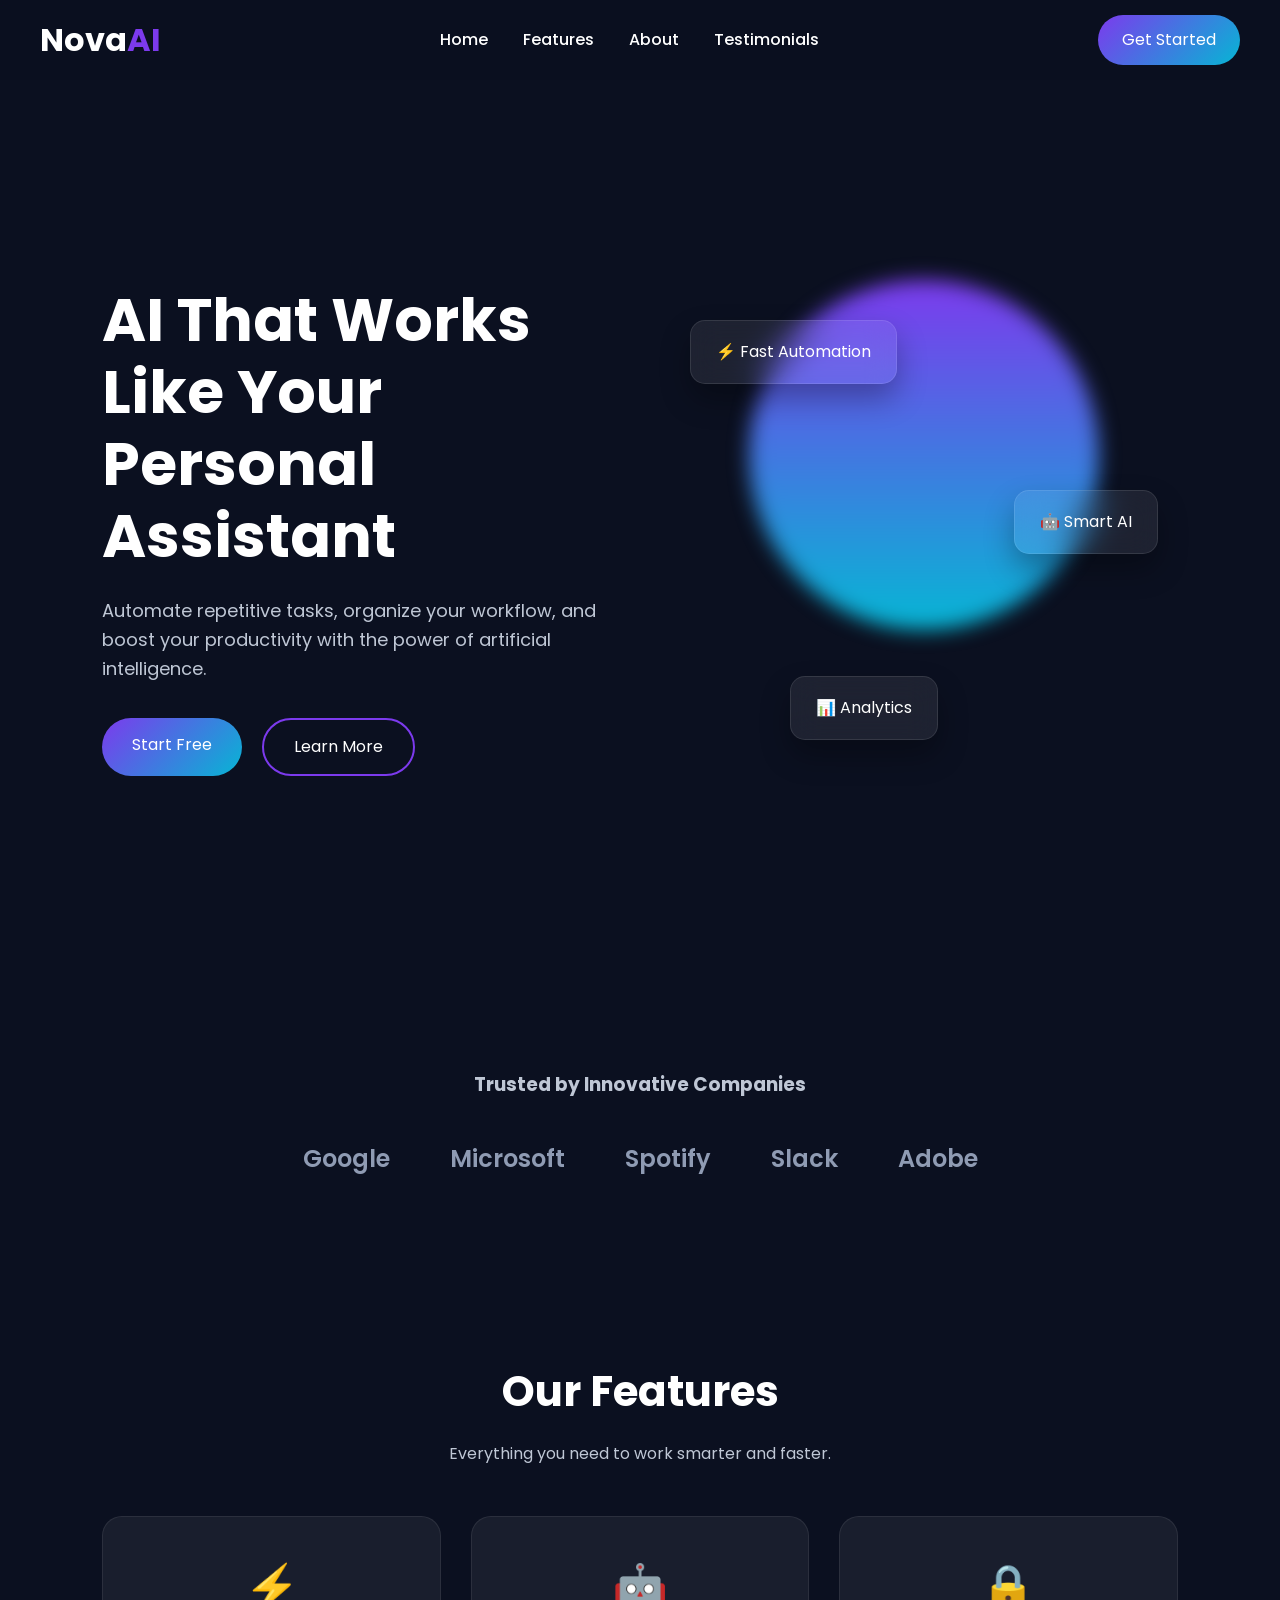
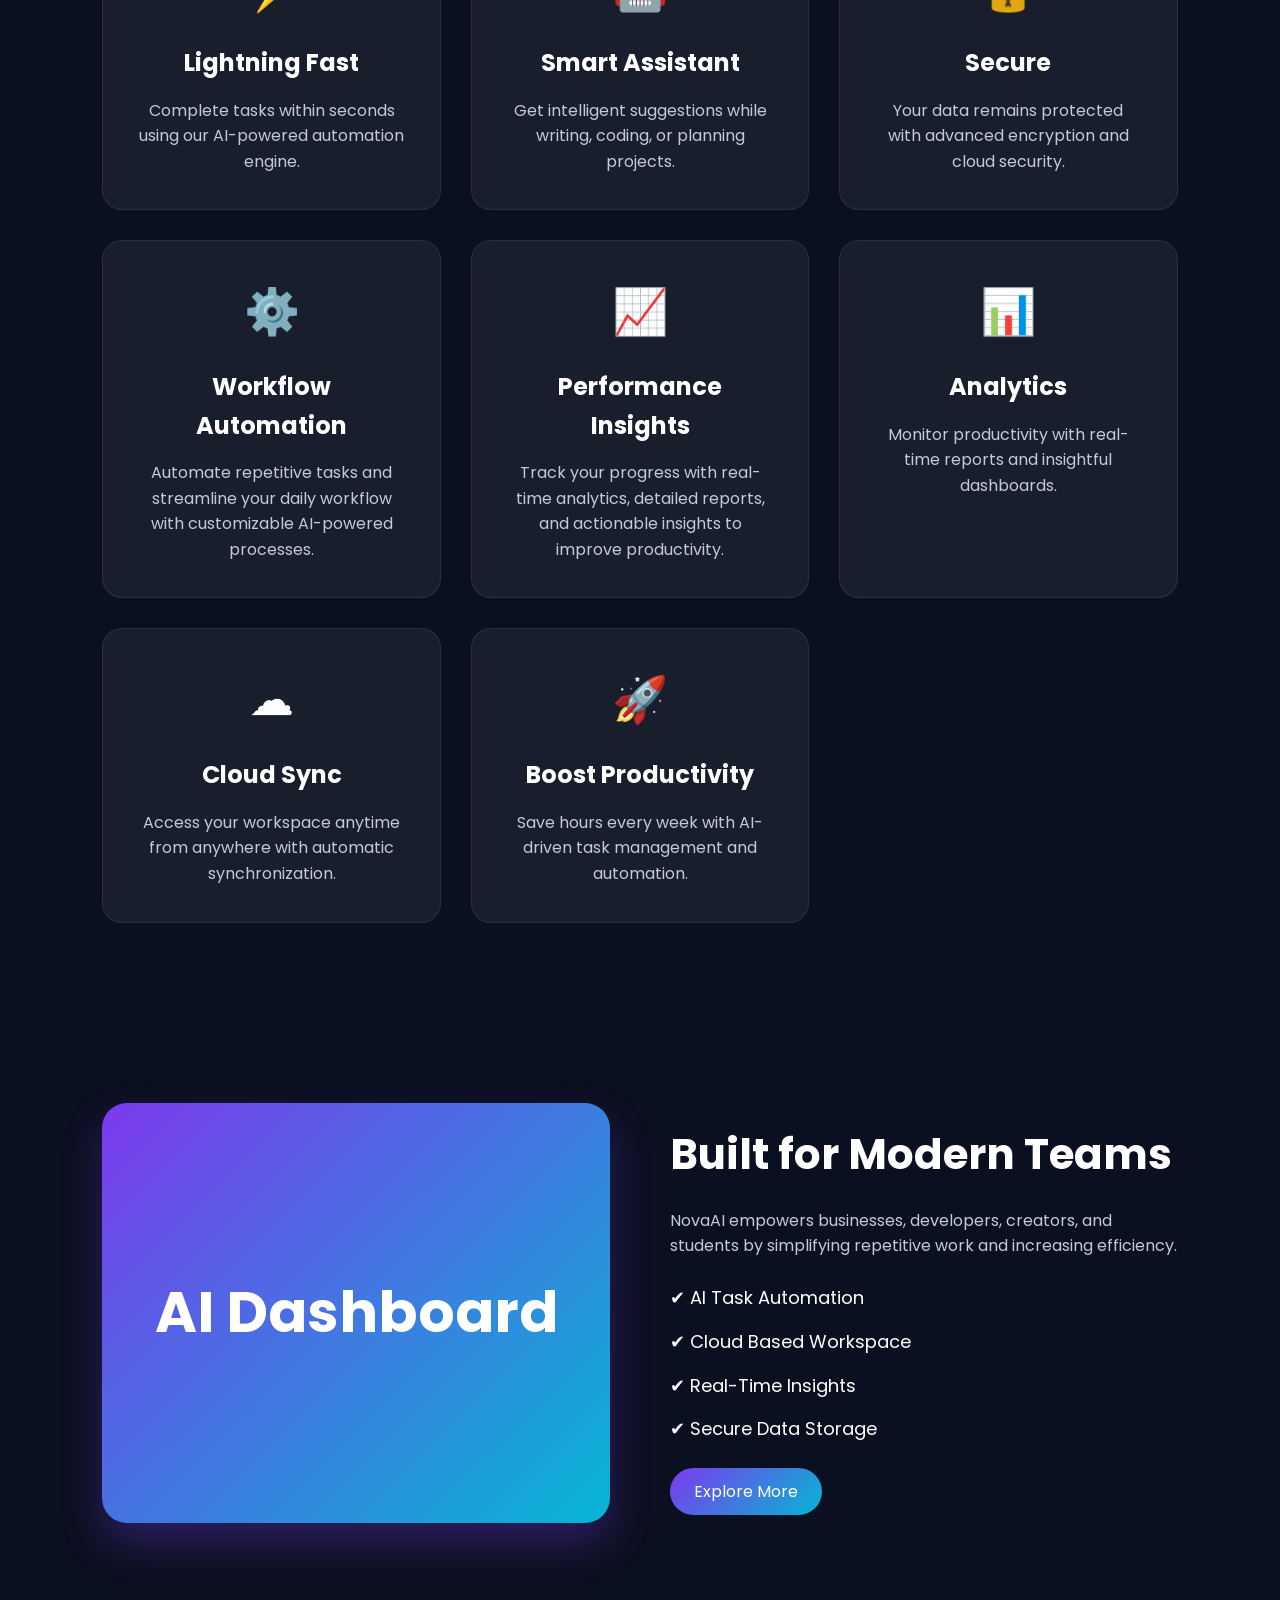
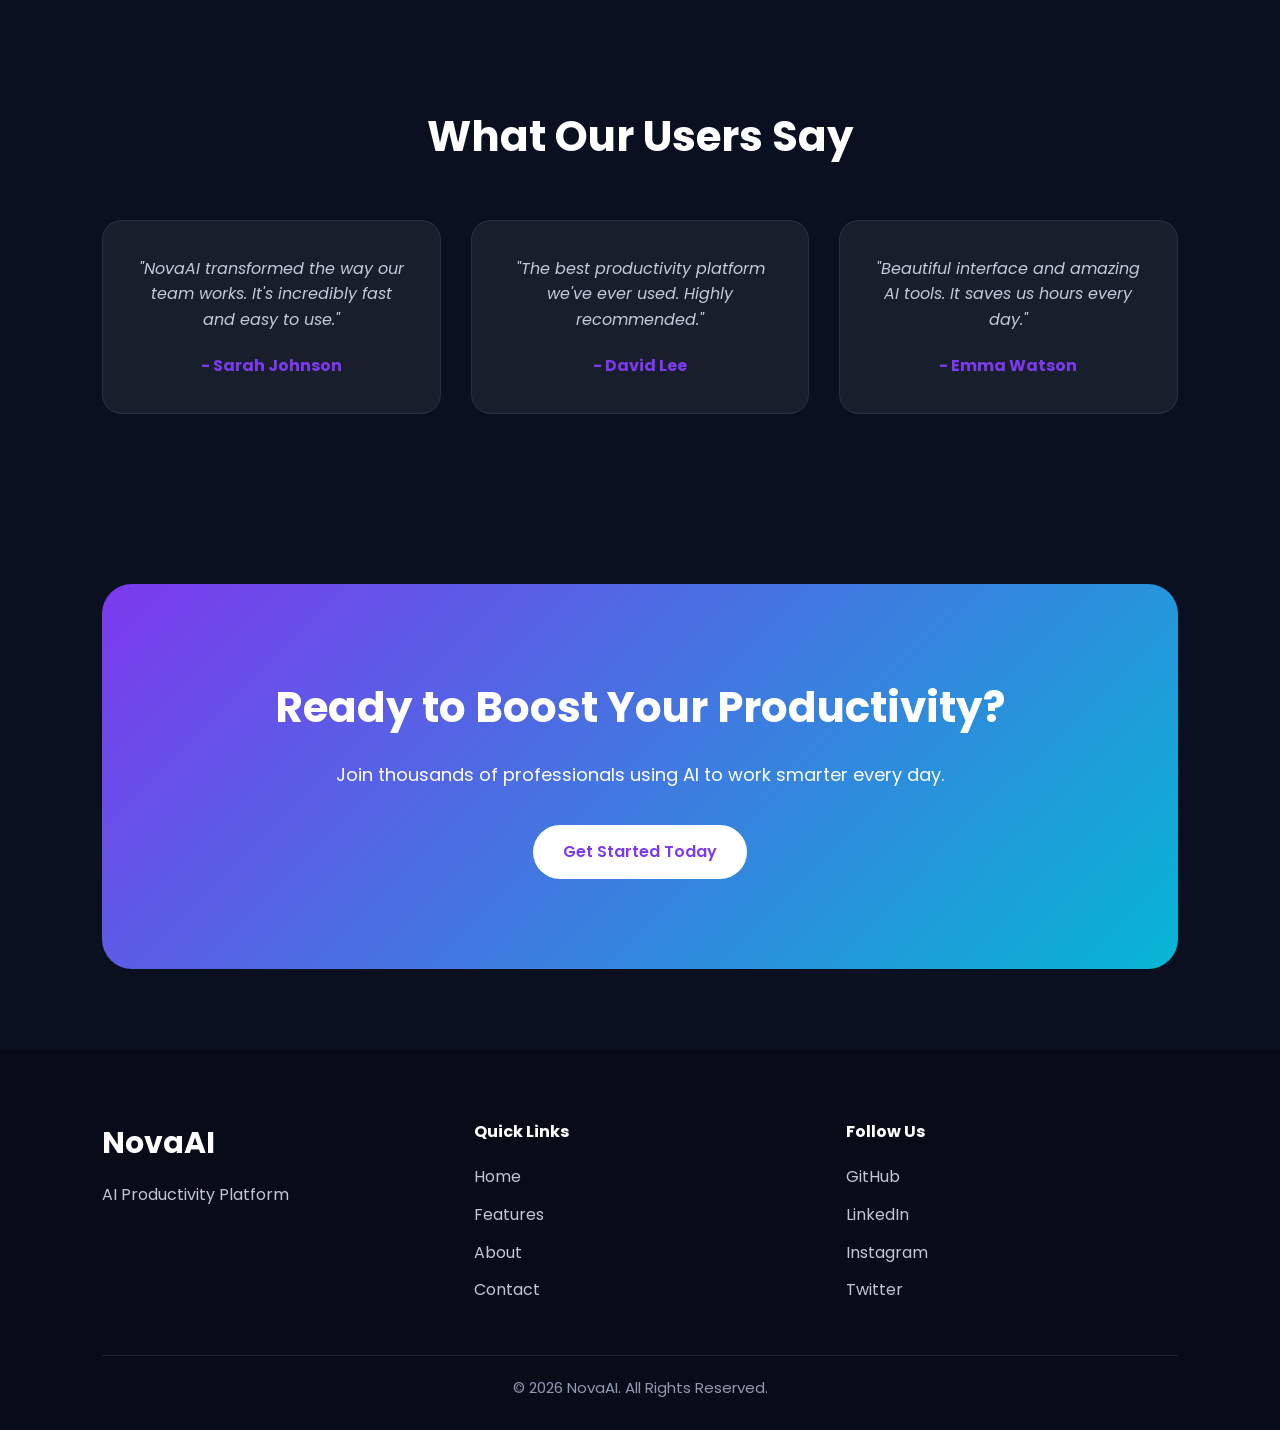
<file: level1/uzmanoorulain_task1/index.html>
<!doctype html>
<html lang="en">
  <head>
    <meta charset="UTF-8" />
    <meta name="viewport" content="width=device-width, initial-scale=1.0" />
    <title>NovaAI - AI Productivity Platform</title>

    <link rel="preconnect" href="https://fonts.googleapis.com" />
    <link rel="preconnect" href="https://fonts.gstatic.com" crossorigin />

    <link
      href="https://fonts.googleapis.com/css2?family=Poppins:wght@300;400;500;600;700;800&display=swap"
      rel="stylesheet" />

    <link rel="stylesheet" href="style.css" />
    <link rel="icon" href="./images/logo.png" />
  </head>
  <body>
    <!-- ================= NAVBAR ================= -->

    <header>
      <nav class="navbar">
        <div class="logo">Nova<span>AI</span></div>

        <ul class="nav-links">
          <li><a href="#home">Home</a></li>
          <li><a href="#features">Features</a></li>
          <li><a href="#about">About</a></li>
          <li><a href="#testimonials">Testimonials</a></li>
        </ul>

        <a href="#" class="btn">Get Started</a>
      </nav>
    </header>

    <!-- ================= HERO ================= -->

    <section class="hero" id="home">
      <div class="hero-content">
        <h1>AI That Works Like Your Personal Assistant</h1>

        <p>
          Automate repetitive tasks, organize your workflow, and boost your
          productivity with the power of artificial intelligence.
        </p>

        <div class="hero-buttons">
          <a href="#" class="primary-btn"> Start Free </a>

          <a href="#" class="secondary-btn"> Learn More </a>
        </div>
      </div>

      <div class="hero-image">
        <div class="circle"></div>

        <div class="card card1">⚡ Fast Automation</div>

        <div class="card card2">🤖 Smart AI</div>

        <div class="card card3">📊 Analytics</div>
      </div>
    </section>

    <!-- ================= BRANDS ================= -->

    <section class="brands">
      <h3>Trusted by Innovative Companies</h3>

      <div class="brand-container">
        <span>Google</span>
        <span>Microsoft</span>
        <span>Spotify</span>
        <span>Slack</span>
        <span>Adobe</span>
      </div>
    </section>

    <!-- ================= FEATURES ================= -->

    <section class="features" id="features">
      <h2>Our Features</h2>

      <p class="section-text">
        Everything you need to work smarter and faster.
      </p>

      <div class="feature-grid">
        <div class="feature-card">
          <div class="icon">⚡</div>

          <h3>Lightning Fast</h3>

          <p>
            Complete tasks within seconds using our AI-powered automation
            engine.
          </p>
        </div>

        <div class="feature-card">
          <div class="icon">🤖</div>

          <h3>Smart Assistant</h3>

          <p>
            Get intelligent suggestions while writing, coding, or planning
            projects.
          </p>
        </div>

        <div class="feature-card">
          <div class="icon">🔒</div>

          <h3>Secure</h3>

          <p>
            Your data remains protected with advanced encryption and cloud
            security.
          </p>
        </div>
        <div class="feature-card">
          <div class="icon">⚙️</div>

          <h3>Workflow Automation</h3>

          <p>
            Automate repetitive tasks and streamline your daily workflow with
            customizable AI-powered processes.
          </p>
        </div>

        <div class="feature-card">
          <div class="icon">📈</div>

          <h3>Performance Insights</h3>

          <p>
            Track your progress with real-time analytics, detailed reports, and
            actionable insights to improve productivity.
          </p>
        </div>

        <div class="feature-card">
          <div class="icon">📊</div>

          <h3>Analytics</h3>

          <p>
            Monitor productivity with real-time reports and insightful
            dashboards.
          </p>
        </div>

        <div class="feature-card">
          <div class="icon">☁</div>

          <h3>Cloud Sync</h3>

          <p>
            Access your workspace anytime from anywhere with automatic
            synchronization.
          </p>
        </div>

        <div class="feature-card">
          <div class="icon">🚀</div>

          <h3>Boost Productivity</h3>

          <p>
            Save hours every week with AI-driven task management and automation.
          </p>
        </div>
      </div>
    </section>

    <!-- ================= ABOUT ================= -->

    <section class="about" id="about">
      <div class="about-image">
        <div class="about-box">
          <h2>AI Dashboard</h2>
        </div>
      </div>

      <div class="about-content">
        <h2>Built for Modern Teams</h2>

        <p>
          NovaAI empowers businesses, developers, creators, and students by
          simplifying repetitive work and increasing efficiency.
        </p>

        <ul>
          <li>✔ AI Task Automation</li>

          <li>✔ Cloud Based Workspace</li>

          <li>✔ Real-Time Insights</li>

          <li>✔ Secure Data Storage</li>
        </ul>

        <a href="#" class="btn"> Explore More </a>
      </div>
    </section>

    <!-- ================= TESTIMONIALS ================= -->

    <section class="testimonials" id="testimonials">
      <h2>What Our Users Say</h2>

      <div class="testimonial-container">
        <div class="testimonial">
          <p>
            "NovaAI transformed the way our team works. It's incredibly fast and
            easy to use."
          </p>

          <h4>- Sarah Johnson</h4>
        </div>

        <div class="testimonial">
          <p>
            "The best productivity platform we've ever used. Highly
            recommended."
          </p>

          <h4>- David Lee</h4>
        </div>

        <div class="testimonial">
          <p>
            "Beautiful interface and amazing AI tools. It saves us hours every
            day."
          </p>

          <h4>- Emma Watson</h4>
        </div>
      </div>
    </section>

    <!-- ================= CTA ================= -->

    <section class="cta">
      <h2>Ready to Boost Your Productivity?</h2>

      <p>Join thousands of professionals using AI to work smarter every day.</p>

      <a href="#" class="primary-btn"> Get Started Today </a>
    </section>

    <!-- ================= FOOTER ================= -->

    <footer>
      <div class="footer-container">
        <div>
          <h3>NovaAI</h3>

          <p>AI Productivity Platform</p>
        </div>

        <div>
          <h4>Quick Links</h4>

          <a href="#">Home</a>

          <a href="#">Features</a>

          <a href="#">About</a>

          <a href="#">Contact</a>
        </div>

        <div>
          <h4>Follow Us</h4>

          <a href="#">GitHub</a>

          <a href="#">LinkedIn</a>

          <a href="#">Instagram</a>

          <a href="#">Twitter</a>
        </div>
      </div>

      <hr />

      <p class="copyright">© 2026 NovaAI. All Rights Reserved.</p>
    </footer>
  </body>
</html>
</file>
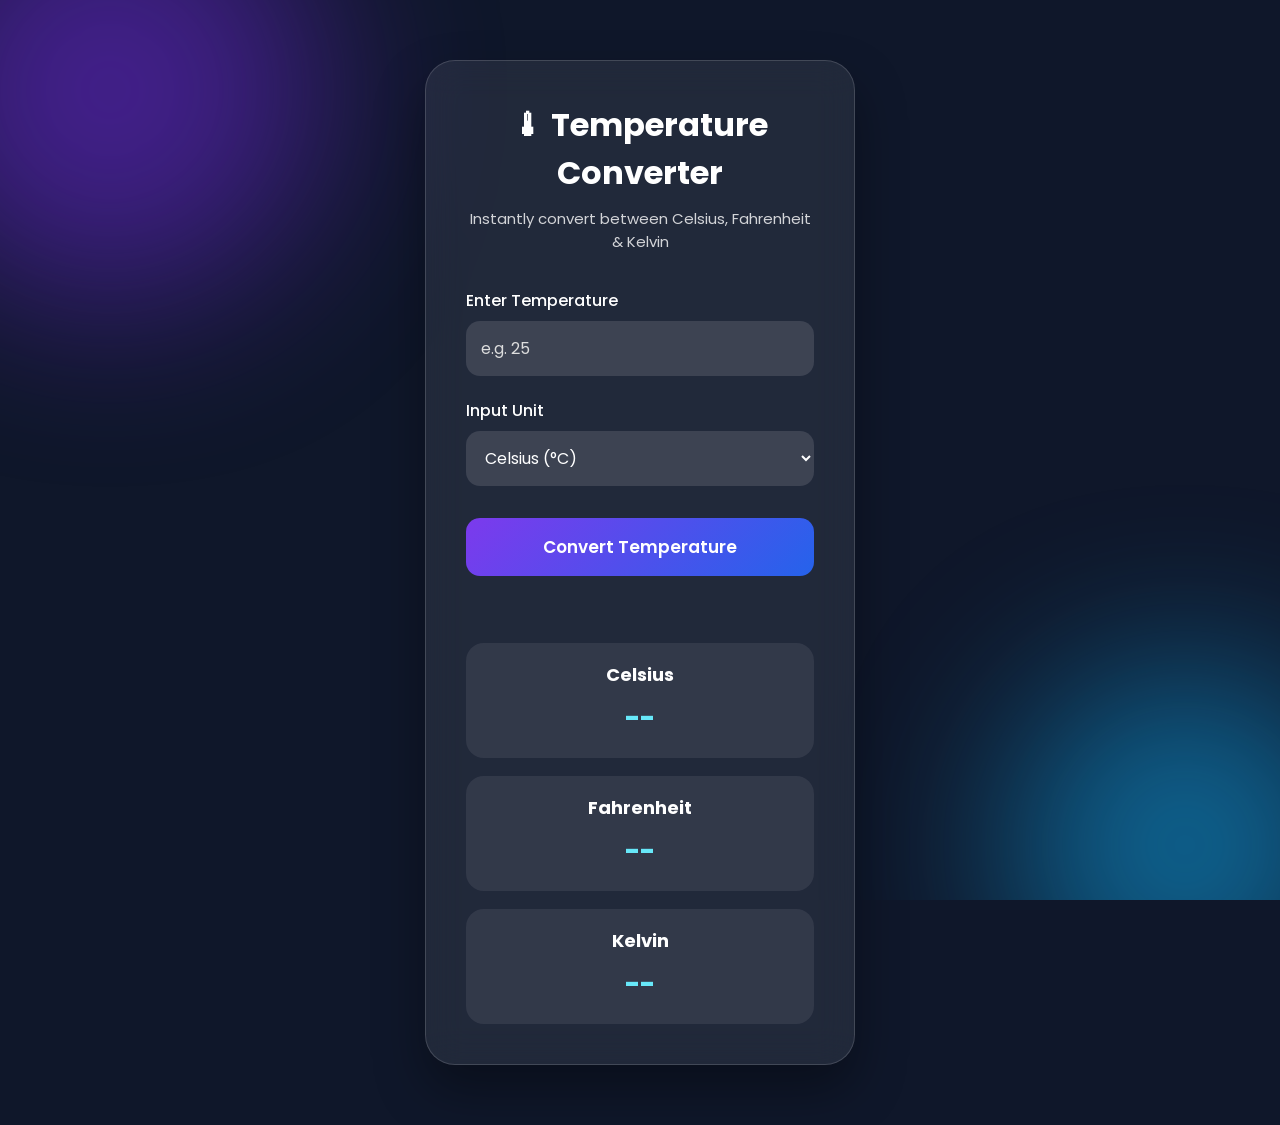
<file: level1/uzmanoorulain_task3/index.html>
<!doctype html>
<html lang="en">
  <head>
    <meta charset="UTF-8" />
    <meta name="viewport" content="width=device-width, initial-scale=1.0" />
    <title>Temperature Converter</title>

    <link rel="preconnect" href="https://fonts.googleapis.com" />
    <link rel="preconnect" href="https://fonts.gstatic.com" crossorigin />
    <link
      href="https://fonts.googleapis.com/css2?family=Poppins:wght@300;400;500;600;700&display=swap"
      rel="stylesheet" />

    <link rel="stylesheet" href="style.css" />
  </head>
  <body>
    <div class="background">
      <div class="circle one"></div>
      <div class="circle two"></div>
    </div>

    <div class="container">
      <div class="card">
        <h1>🌡 Temperature Converter</h1>
        <p class="subtitle">
          Instantly convert between Celsius, Fahrenheit & Kelvin
        </p>

        <div class="input-group">
          <label>Enter Temperature</label>

          <input type="text" id="temperature" placeholder="e.g. 25" />
        </div>

        <div class="input-group">
          <label>Input Unit</label>

          <select id="unit">
            <option value="c">Celsius (°C)</option>
            <option value="f">Fahrenheit (°F)</option>
            <option value="k">Kelvin (K)</option>
          </select>
        </div>

        <button onclick="convertTemperature()">Convert Temperature</button>

        <p id="error"></p>

        <div class="results">
          <div class="box">
            <h3>Celsius</h3>
            <span id="celsius">--</span>
          </div>

          <div class="box">
            <h3>Fahrenheit</h3>
            <span id="fahrenheit">--</span>
          </div>

          <div class="box">
            <h3>Kelvin</h3>
            <span id="kelvin">--</span>
          </div>
        </div>
      </div>
    </div>

    <script src="script.js"></script>
  </body>
</html>
</file>
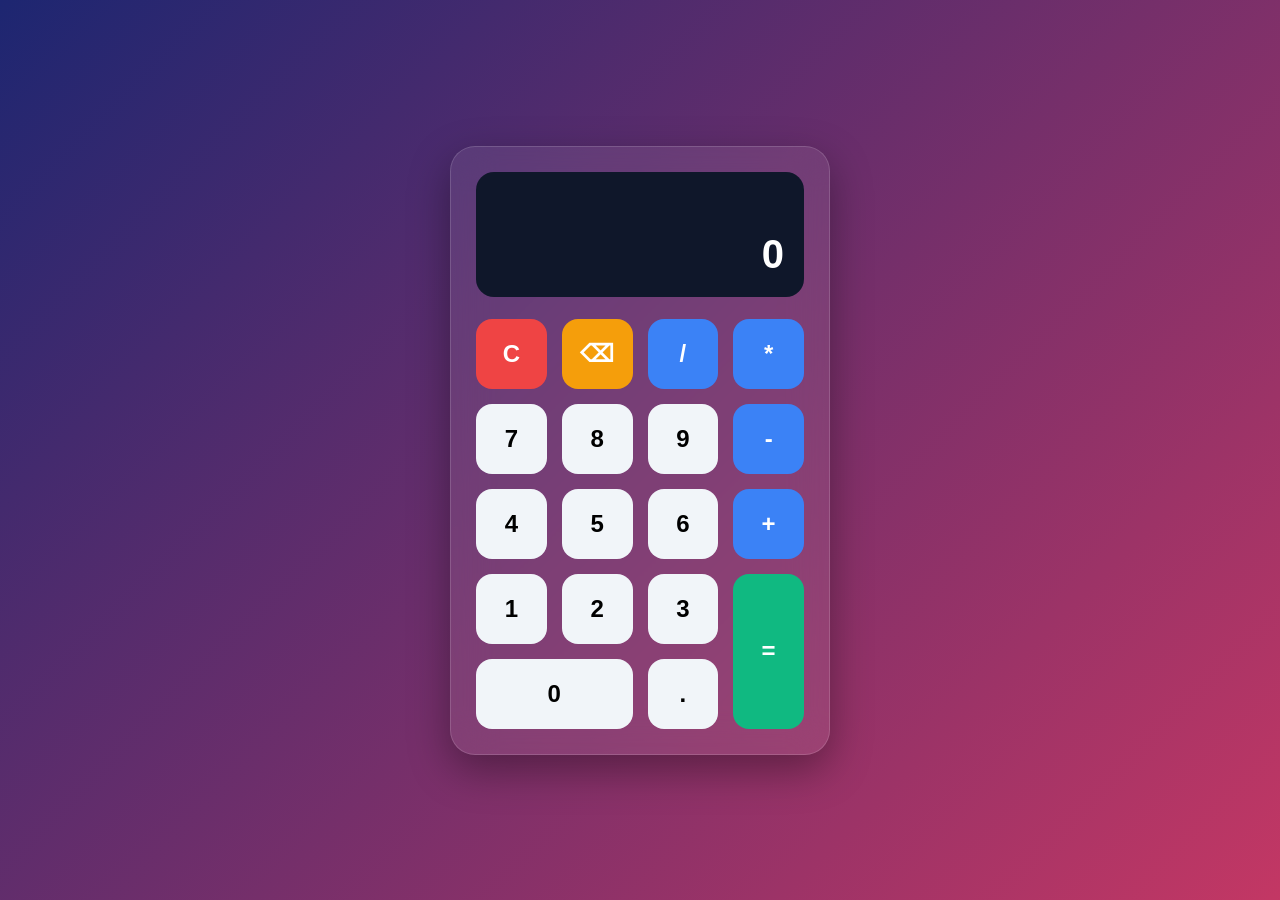
<file: level2/uzmanoorulain_task1/index.html>
<!DOCTYPE html>
<html lang="en">
<head>
    <meta charset="UTF-8">
    <meta name="viewport" content="width=device-width, initial-scale=1.0">
    <title>Calculator</title>
    <link rel="stylesheet" href="style.css">
</head>
<body>

<div class="calculator">

    <div class="display">
        <div id="expression"></div>
        <div id="result">0</div>
    </div>

    <div class="buttons">

        <button class="clear">C</button>
        <button class="backspace">⌫</button>
        <button class="operator">/</button>
        <button class="operator">*</button>

        <button class="number">7</button>
        <button class="number">8</button>
        <button class="number">9</button>
        <button class="operator">-</button>

        <button class="number">4</button>
        <button class="number">5</button>
        <button class="number">6</button>
        <button class="operator">+</button>

        <button class="number">1</button>
        <button class="number">2</button>
        <button class="number">3</button>
        <button class="equals">=</button>

        <button class="number zero">0</button>
        <button class="decimal">.</button>

    </div>

</div>

<script src="script.js"></script>

</body>
</html>
</file>
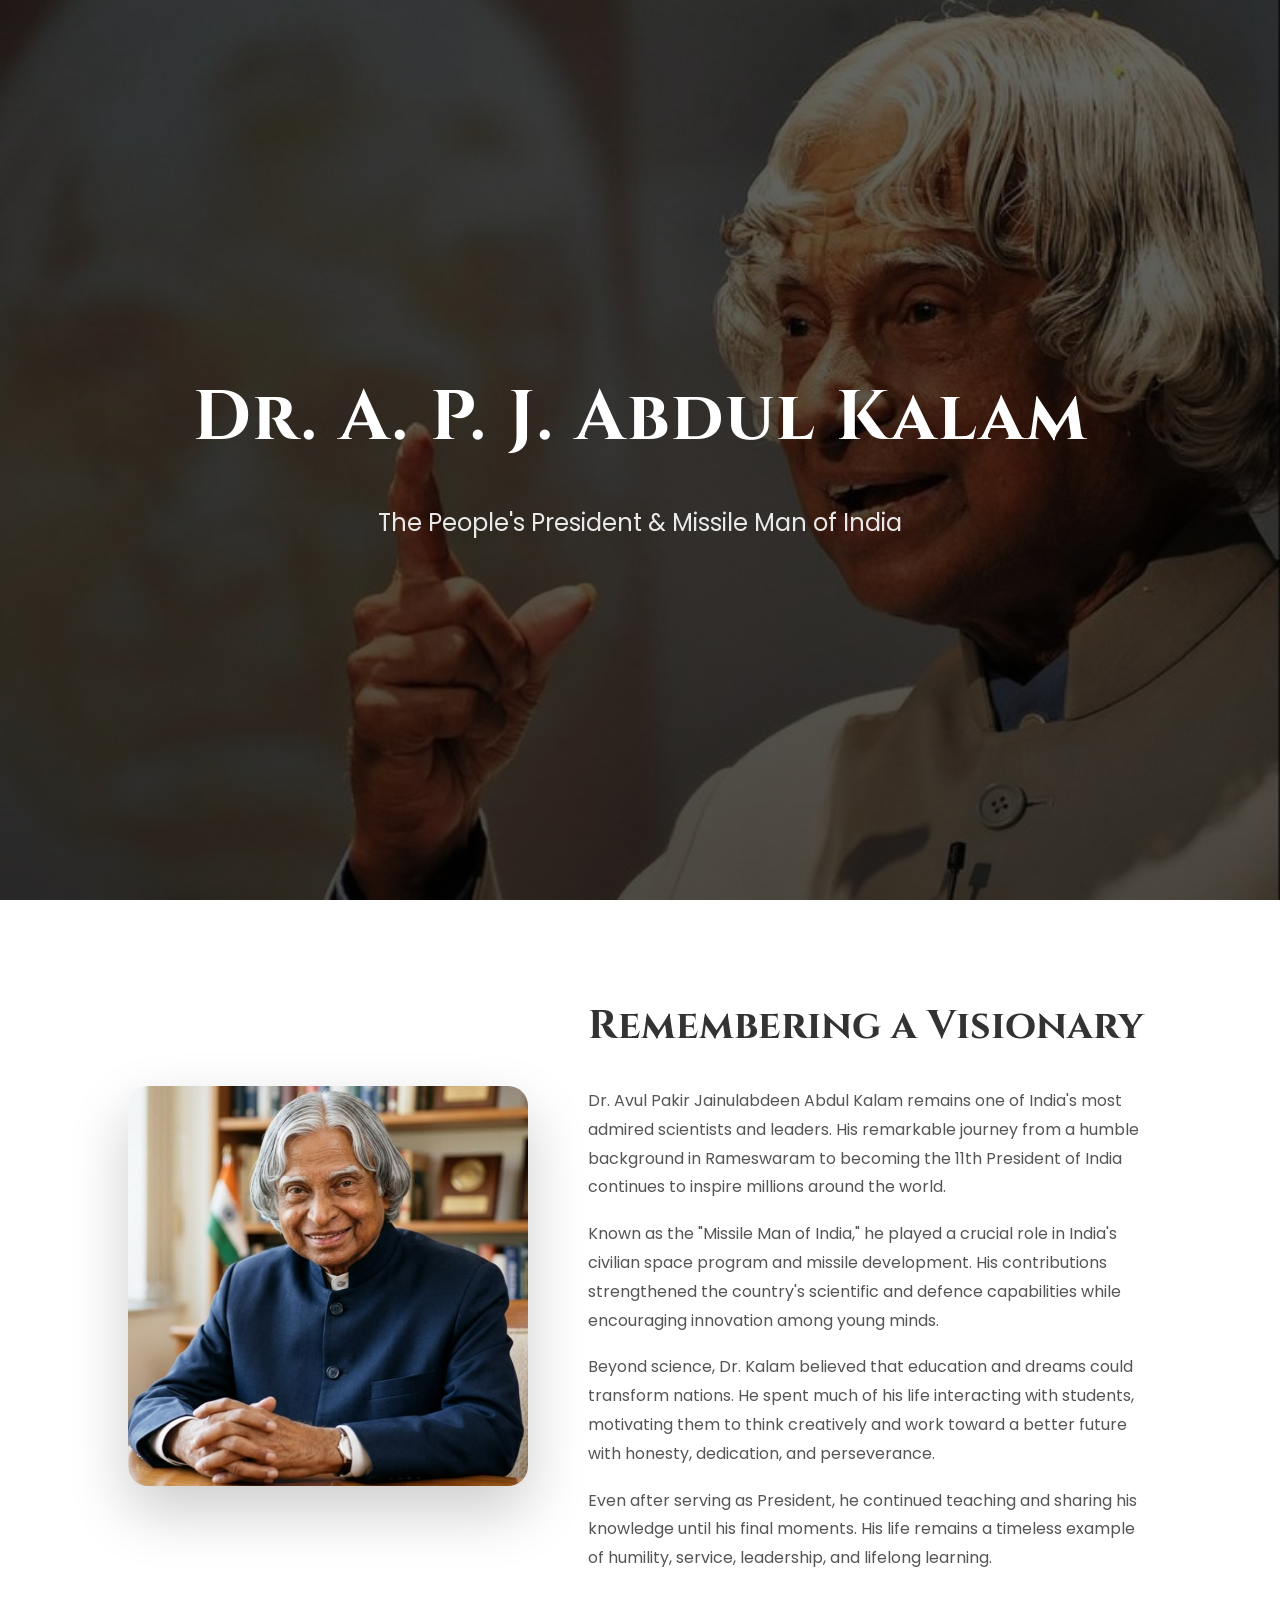
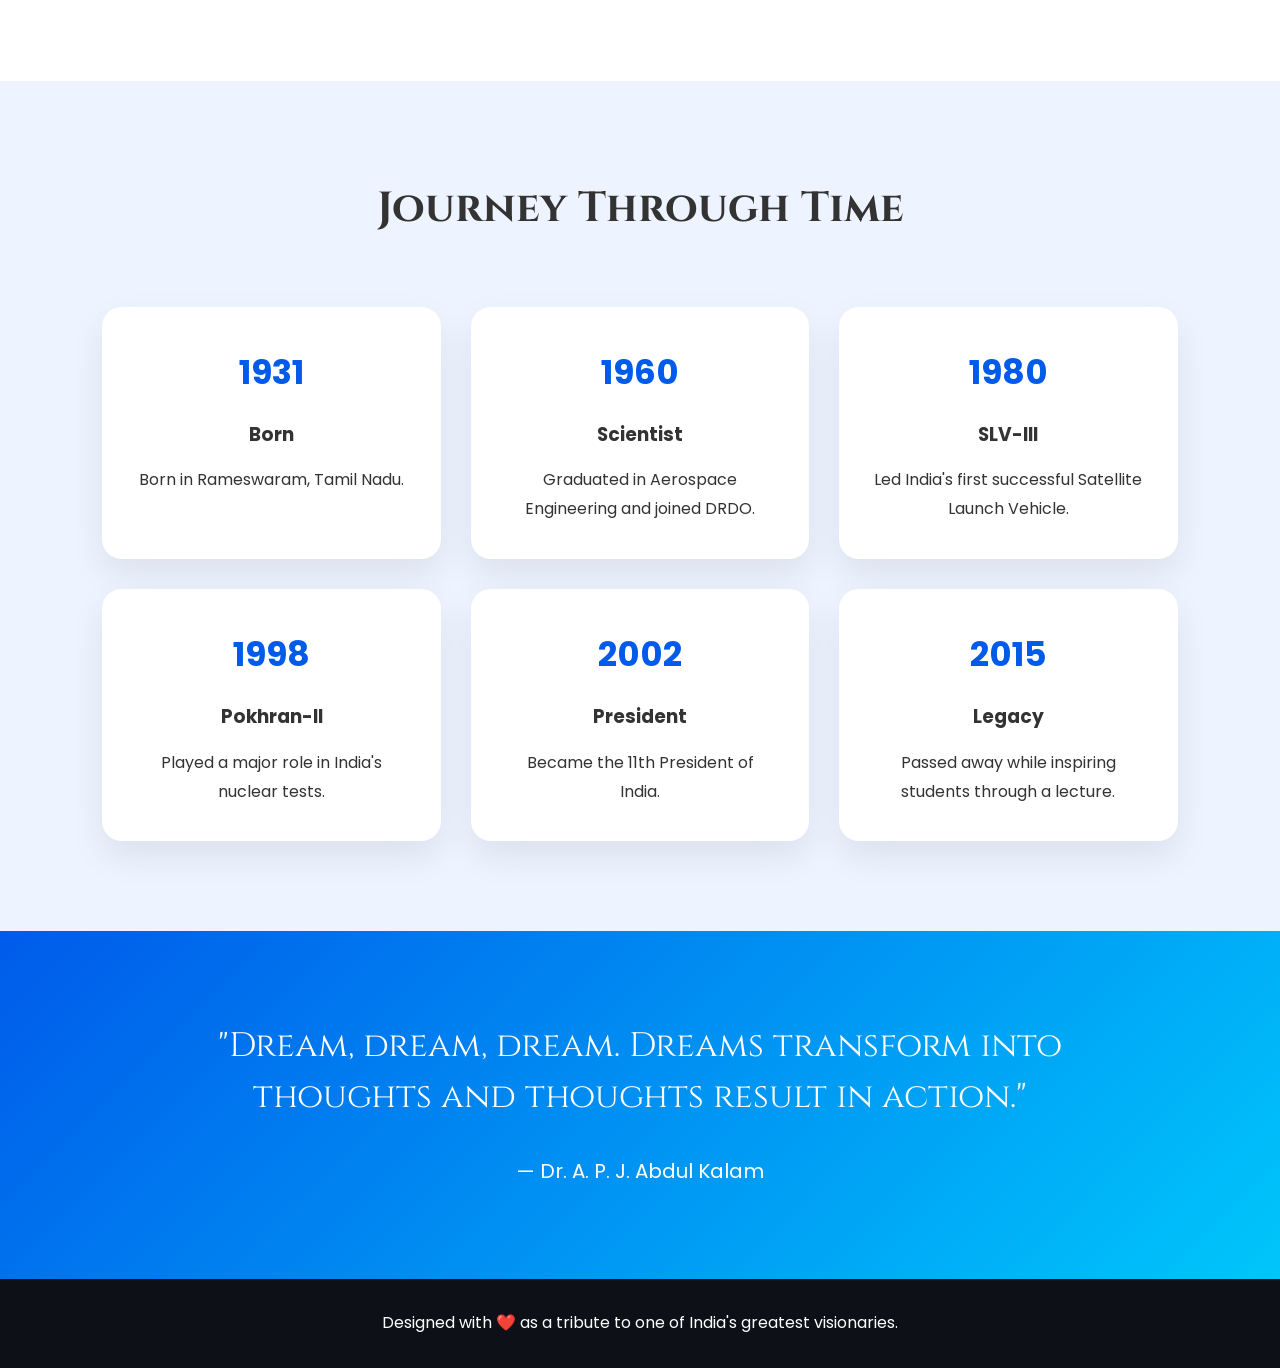
<file: level2/uzmanoorulain_task2/index.html>
<!DOCTYPE html>
<html lang="en">
<head>
<meta charset="UTF-8">
<meta name="viewport" content="width=device-width, initial-scale=1.0">
<title>Dr. A. P. J. Abdul Kalam | Tribute</title>

<link rel="preconnect" href="https://fonts.googleapis.com">
<link rel="preconnect" href="https://fonts.gstatic.com" crossorigin>

<link href="https://fonts.googleapis.com/css2?family=Cinzel:wght@500;700&family=Poppins:wght@300;400;500;600&display=swap" rel="stylesheet">

<link rel="stylesheet" href="style.css">
</head>
<body>

<header>

<div class="overlay">

<h1>Dr. A. P. J. Abdul Kalam</h1>

<p>The People's President & Missile Man of India</p>

</div>

</header>

<section class="hero">

<div class="hero-image">

<img src="images/kalam.jpg" alt="Dr. APJ Abdul Kalam">

</div>

<div class="hero-text">

<h2>Remembering a Visionary</h2>

<p>
Dr. Avul Pakir Jainulabdeen Abdul Kalam remains one of India's
most admired scientists and leaders. His remarkable journey from
a humble background in Rameswaram to becoming the 11th President
of India continues to inspire millions around the world.
</p>

<p>
Known as the "Missile Man of India," he played a crucial role in
India's civilian space program and missile development. His
contributions strengthened the country's scientific and defence
capabilities while encouraging innovation among young minds.
</p>

<p>
Beyond science, Dr. Kalam believed that education and dreams could
transform nations. He spent much of his life interacting with
students, motivating them to think creatively and work toward a
better future with honesty, dedication, and perseverance.
</p>

<p>
Even after serving as President, he continued teaching and sharing
his knowledge until his final moments. His life remains a timeless
example of humility, service, leadership, and lifelong learning.
</p>

</div>

</section>

<section class="timeline">

<h2>Journey Through Time</h2>

<div class="cards">

<div class="card">
<span>1931</span>
<h3>Born</h3>
<p>Born in Rameswaram, Tamil Nadu.</p>
</div>

<div class="card">
<span>1960</span>
<h3>Scientist</h3>
<p>Graduated in Aerospace Engineering and joined DRDO.</p>
</div>

<div class="card">
<span>1980</span>
<h3>SLV-III</h3>
<p>Led India's first successful Satellite Launch Vehicle.</p>
</div>

<div class="card">
<span>1998</span>
<h3>Pokhran-II</h3>
<p>Played a major role in India's nuclear tests.</p>
</div>

<div class="card">
<span>2002</span>
<h3>President</h3>
<p>Became the 11th President of India.</p>
</div>

<div class="card">
<span>2015</span>
<h3>Legacy</h3>
<p>Passed away while inspiring students through a lecture.</p>
</div>

</div>

</section>

<section class="quote">

<blockquote>

"Dream, dream, dream. Dreams transform into thoughts and thoughts result in action."

</blockquote>

<p>— Dr. A. P. J. Abdul Kalam</p>

</section>

<footer>

<p>Designed with ❤️ as a tribute to one of India's greatest visionaries.</p>

</footer>

</body>
</html>
</file>
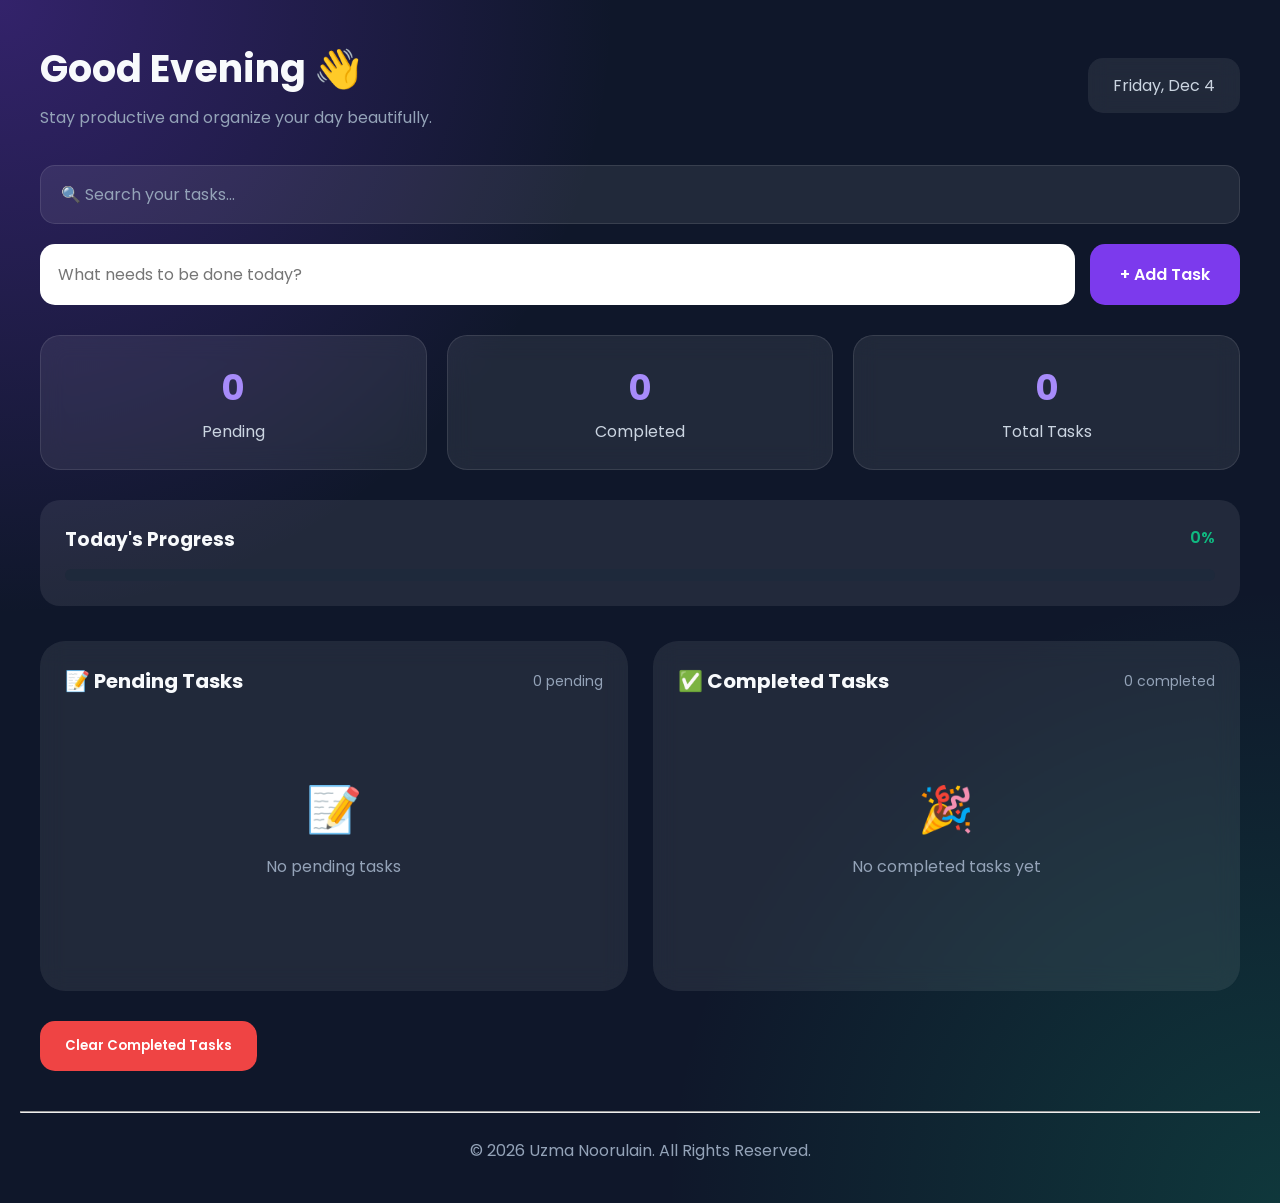
<file: level2/uzmanoorulain_task3/index.html>
<!doctype html>
<html lang="en">
  <head>
    <meta charset="UTF-8" />
    <meta name="viewport" content="width=device-width, initial-scale=1.0" />

    <title>TaskFlow - Smart To Do App</title>

    <!-- Google Font -->
    <link rel="preconnect" href="https://fonts.googleapis.com" />
    <link rel="preconnect" href="https://fonts.gstatic.com" crossorigin />
    <link
      href="https://fonts.googleapis.com/css2?family=Poppins:wght@400;500;600;700&display=swap"
      rel="stylesheet" />

    <!-- CSS -->
    <link rel="stylesheet" href="style.css" />
  </head>

  <body>
    <div class="app-container">
      <!-- Header -->
      <header class="header">
        <div>
          <h1>Good Evening 👋</h1>
          <p>Stay productive and organize your day beautifully.</p>
        </div>

        <div class="date">
          <span id="currentDate"></span>
        </div>
      </header>

      <!-- Search -->
      <div class="search-box">
        <input
          type="text"
          id="searchInput"
          placeholder="🔍 Search your tasks..." />
      </div>

      <!-- Add Task Section -->
      <section class="task-input">
        <input
          type="text"
          id="taskInput"
          placeholder="What needs to be done today?" />

        <button id="addTaskBtn">+ Add Task</button>
      </section>

      <!-- Statistics -->
      <section class="stats">
        <div class="stat-card">
          <h3 id="pendingCount">0</h3>
          <p>Pending</p>
        </div>

        <div class="stat-card">
          <h3 id="completedCount">0</h3>
          <p>Completed</p>
        </div>

        <div class="stat-card">
          <h3 id="totalCount">0</h3>
          <p>Total Tasks</p>
        </div>
      </section>

      <!-- Progress -->
      <section class="progress-section">
        <div class="progress-header">
          <h3>Today's Progress</h3>

          <span id="progressPercent"> 0% </span>
        </div>

        <div class="progress-bar">
          <div id="progressFill"></div>
        </div>
      </section>

      <!-- Task Lists -->

      <section class="lists-container">
        <!-- Pending -->

        <div class="task-section">
          <div class="section-title">
            <h2>📝 Pending Tasks</h2>

            <span id="pendingText"> 0 pending </span>
          </div>

          <div id="pendingTasks" class="task-list">
            <!-- Tasks inserted using JS -->
          </div>
        </div>

        <!-- Completed -->

        <div class="task-section">
          <div class="section-title">
            <h2>✅ Completed Tasks</h2>

            <span id="completedText"> 0 completed </span>
          </div>

          <div id="completedTasks" class="task-list">
            <!-- Tasks inserted using JS -->
          </div>
        </div>
      </section>

      <!-- Clear Button -->

      <button id="clearCompleted" class="clear-btn">
        Clear Completed Tasks
      </button>
    </div>

    <!-- Toast Notification -->

    <div id="toast" class="toast">Task Added Successfully</div>

    <footer>
      <hr />
      <br />    
      <p>© 2026 Uzma Noorulain. All Rights Reserved.</p>
    </footer>

    <script src="script.js"></script>
  </body>
</html>
</file>
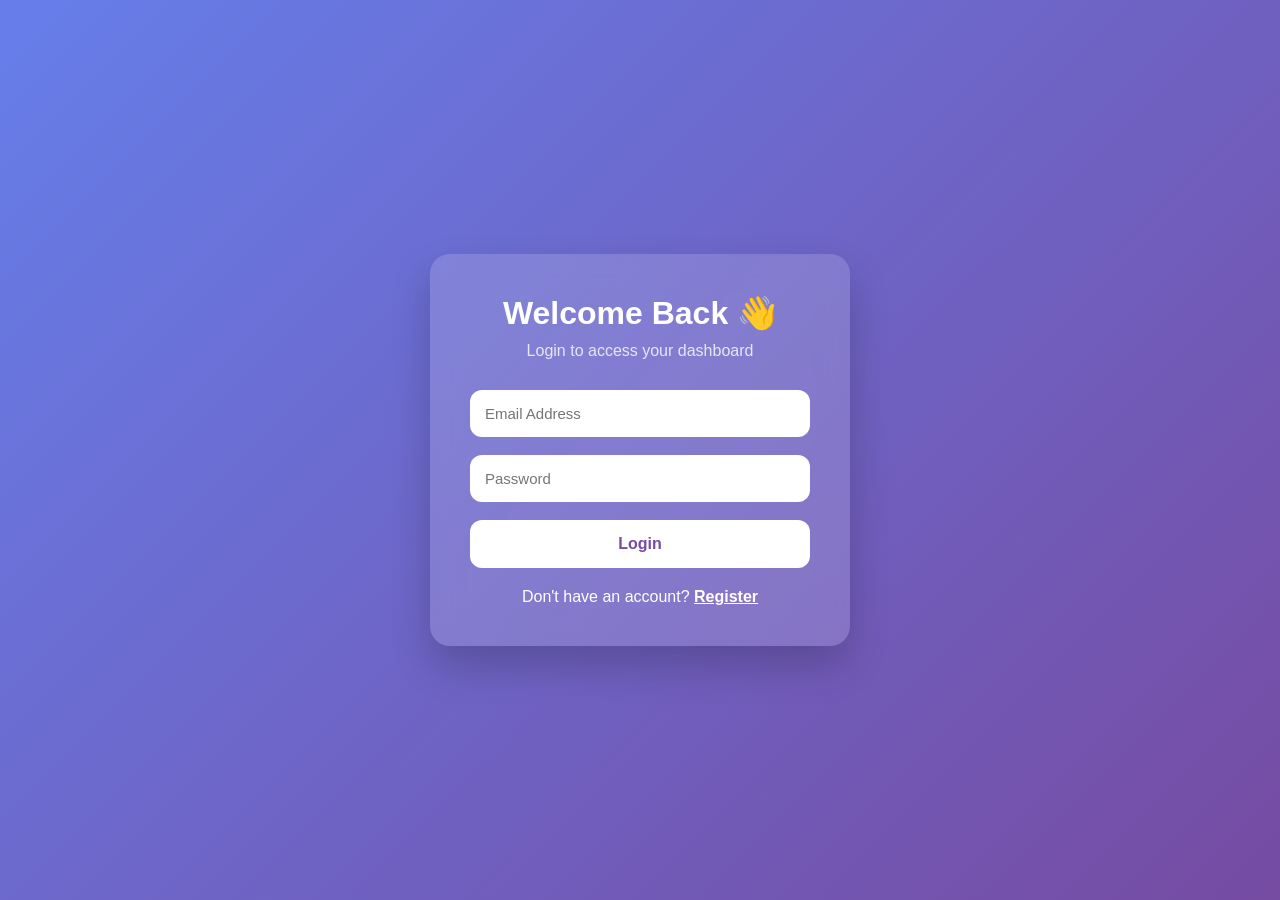
<file: level2/uzmanoorulain_task4/index.html>
<!doctype html>
<html lang="en">
  <head>
    <meta charset="UTF-8" />
    <meta name="viewport" content="width=device-width, initial-scale=1.0" />

    <title>Login | SecureAuth</title>

    <link rel="stylesheet" href="css/style.css" />
  </head>

  <body>
    <div class="container">
      <div class="auth-card">
        <h1>Welcome Back 👋</h1>

        <p class="subtitle">Login to access your dashboard</p>

        <form id="loginForm">
          <div class="input-box">
            <input
              type="email"
              id="loginEmail"
              placeholder="Email Address"
              required />
          </div>

          <div class="input-box">
            <input
              type="password"
              id="loginPassword"
              placeholder="Password"
              required />
          </div>

          <button type="submit">Login</button>

          <p id="loginError" class="error"></p>

          <p class="switch">
            Don't have an account?

            <a href="register.html"> Register </a>
          </p>
        </form>
      </div>
    </div>

    <script src="js/auth.js"></script>
  </body>
</html>
</file>
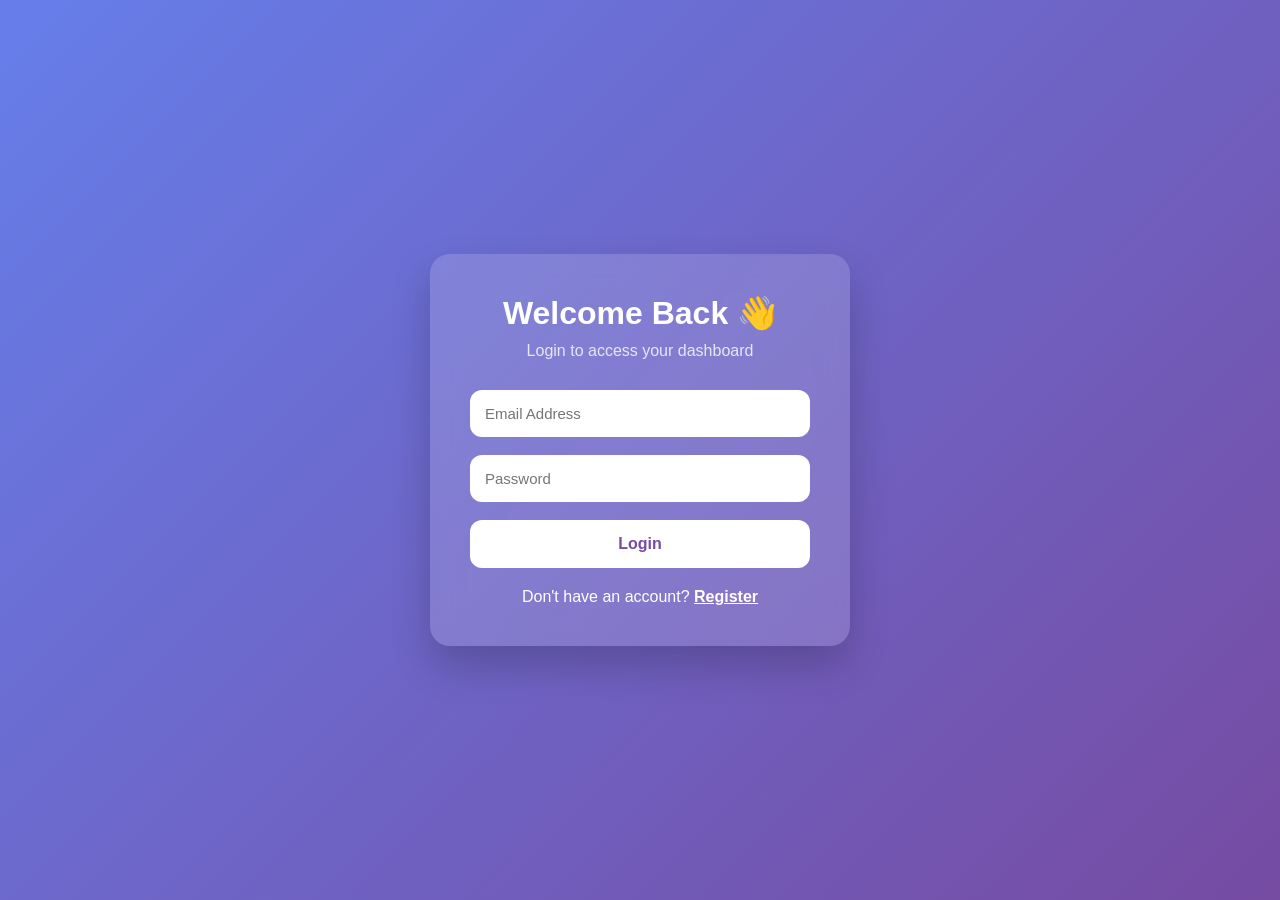
<file: level2/uzmanoorulain_task4/dashboard.html>
<!DOCTYPE html>

<html lang="en">

<head>

<meta charset="UTF-8">

<meta name="viewport" content="width=device-width,initial-scale=1.0">


<title>Dashboard</title>

<link rel="stylesheet" href="css/style.css">


</head>



<body>


<div class="dashboard">


<h1>
Welcome 🎉
</h1>


<h2 id="user"></h2>


<p>
You successfully accessed the protected dashboard.
</p>



<button id="logout">
Logout
</button>


</div>



<script src="js/dashboard.js"></script>


</body>

</html>
</file>
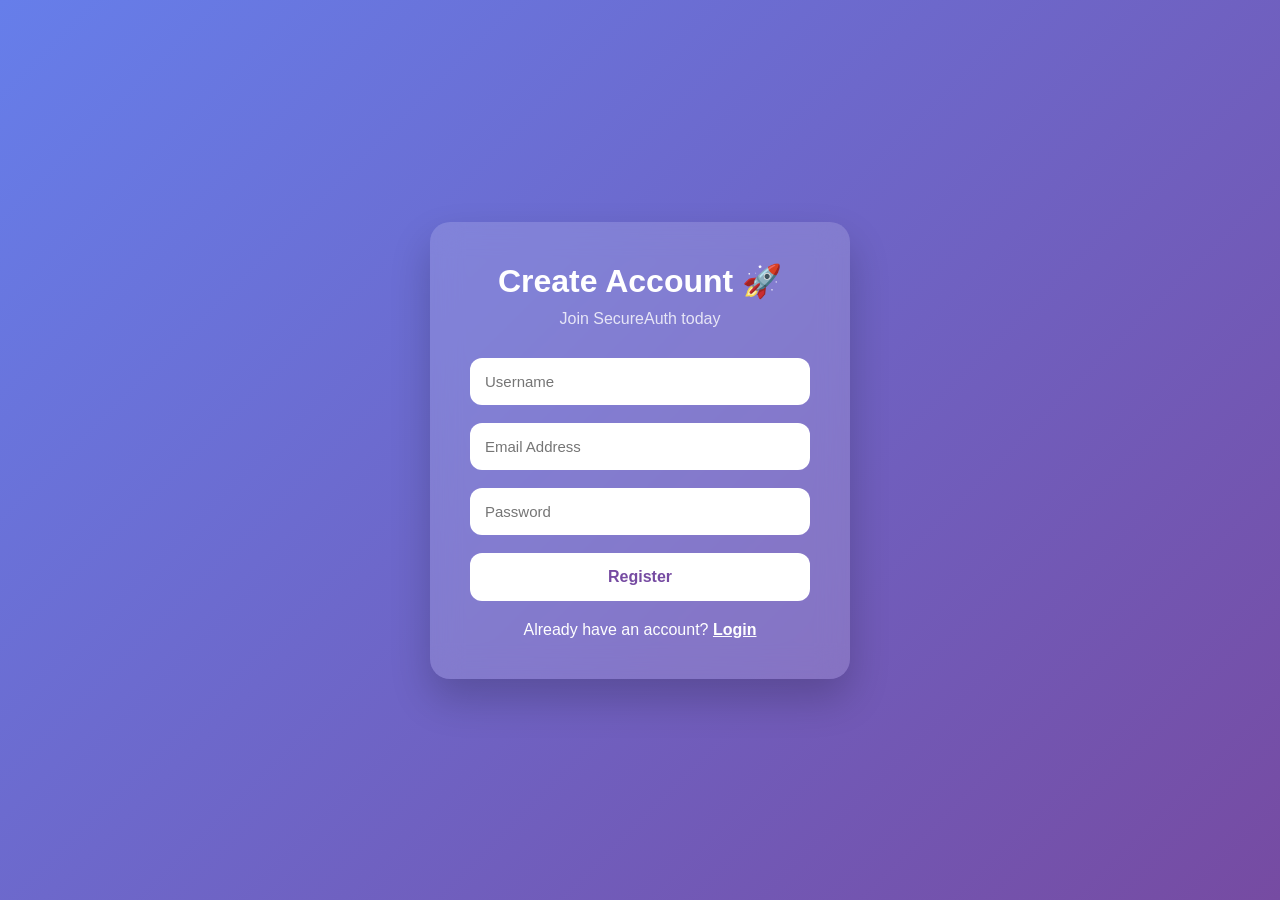
<file: level2/uzmanoorulain_task4/register.html>
<!DOCTYPE html>

<html lang="en">

<head>

<meta charset="UTF-8">

<meta name="viewport" content="width=device-width,initial-scale=1.0">

<title>Create Account</title>

<link rel="stylesheet" href="css/style.css">

</head>


<body>


<div class="container">


<div class="auth-card">


<h1>Create Account 🚀</h1>


<p class="subtitle">
Join SecureAuth today
</p>



<form id="registerForm">


<div class="input-box">

<input
type="text"
id="username"
placeholder="Username"
required>

</div>



<div class="input-box">

<input
type="email"
id="email"
placeholder="Email Address"
required>

</div>



<div class="input-box">

<input
type="password"
id="password"
placeholder="Password"
required>

</div>



<button type="submit">
Register
</button>



<p id="registerError" class="error"></p>


<p id="registerSuccess" class="success"></p>



<p class="switch">

Already have an account?

<a href="index.html">
Login
</a>

</p>



</form>



</div>

</div>


<script src="js/auth.js"></script>


</body>

</html>
</file>
<file: level1/uzmanoorulain_task1/style.css>
/* ==========================
   GOOGLE FONT & RESET
========================== */

* {
  margin: 0;
  padding: 0;
  box-sizing: border-box;
  font-family: "Poppins", sans-serif;
}

html {
  scroll-behavior: smooth;
}

body {
  background: #0b1020;
  color: #ffffff;
  line-height: 1.6;
}

a {
  text-decoration: none;
  color: white;
}

section {
  padding: 90px 8%;
}

/* ==========================
   NAVBAR
========================== */

header {
  position: sticky;
  top: 0;
  z-index: 1000;
  background: rgba(11, 16, 32, 0.9);
  backdrop-filter: blur(12px);
}

.navbar {
  max-width: 1200px;
  margin: auto;
  height: 80px;
  display: flex;
  justify-content: space-between;
  align-items: center;
}

.logo {
  font-size: 32px;
  font-weight: 700;
}

.logo span {
  color: #7c3aed;
}

.nav-links {
  display: flex;
  gap: 35px;
  list-style: none;
}

.nav-links a {
  transition: 0.3s;
  font-weight: 500;
}

.nav-links a:hover {
  color: #7c3aed;
}

.btn {
  background: linear-gradient(135deg, #7c3aed, #06b6d4);
  padding: 12px 24px;
  border-radius: 40px;
  transition: 0.3s;
}

.btn:hover {
  transform: translateY(-3px);
  box-shadow: 0 10px 25px rgba(124, 58, 237, 0.4);
}

/* ==========================
   HERO SECTION
========================== */

.hero {
  min-height: 100vh;
  display: flex;
  justify-content: space-between;
  align-items: center;
  gap: 60px;
}

.hero-content {
  flex: 1;
}

.hero-content h1 {
  font-size: 60px;
  line-height: 1.2;
  margin-bottom: 25px;
}

.hero-content p {
  font-size: 18px;
  color: #bfc7d5;
  margin-bottom: 35px;
}

.hero-buttons {
  display: flex;
  gap: 20px;
}

.primary-btn,
.secondary-btn {
  padding: 14px 30px;
  border-radius: 50px;
  transition: 0.3s;
}

.primary-btn {
  background: linear-gradient(135deg, #7c3aed, #06b6d4);
}

.primary-btn:hover {
  transform: translateY(-5px);
}

.secondary-btn {
  border: 2px solid #7c3aed;
}

.secondary-btn:hover {
  background: #7c3aed;
}

.hero-image {
  flex: 1;
  position: relative;
  height: 500px;
}

.circle {
  width: 350px;
  height: 350px;
  background: linear-gradient(#7c3aed, #06b6d4);
  border-radius: 50%;
  margin: auto;
  filter: blur(10px);
  animation: float 5s ease-in-out infinite;
}

.card {
  position: absolute;
  background: rgba(255, 255, 255, 0.08);
  backdrop-filter: blur(15px);
  border-radius: 15px;
  padding: 18px 25px;
  border: 1px solid rgba(255, 255, 255, 0.1);
  box-shadow: 0 15px 30px rgba(0, 0, 0, 0.3);
}

.card1 {
  top: 40px;
  left: 20px;
}

.card2 {
  top: 210px;
  right: 20px;
}

.card3 {
  bottom: 40px;
  left: 120px;
}

@keyframes float {
  0% {
    transform: translateY(0);
  }

  50% {
    transform: translateY(-25px);
  }

  100% {
    transform: translateY(0);
  }
}

/* ==========================
   BRANDS
========================== */

.brands {
  text-align: center;
}

.brands h3 {
  color: #bfc7d5;
  margin-bottom: 40px;
}

.brand-container {
  display: flex;
  justify-content: center;
  gap: 60px;
  flex-wrap: wrap;
}

.brand-container span {
  font-size: 24px;
  font-weight: 600;
  color: #8f9bb3;
}

/* ==========================
   FEATURES
========================== */

.features {
  text-align: center;
}

.features h2 {
  font-size: 42px;
  margin-bottom: 15px;
}

.section-text {
  color: #bfc7d5;
  margin-bottom: 50px;
}

.feature-grid {
  display: grid;
  grid-template-columns: repeat(auto-fit, minmax(280px, 1fr));
  gap: 30px;
}

.feature-card {
  background: rgba(255, 255, 255, 0.06);
  padding: 35px;
  border-radius: 20px;
  border: 1px solid rgba(255, 255, 255, 0.08);
  transition: 0.35s;
}

.feature-card:hover {
  transform: translateY(-10px);
  box-shadow: 0 20px 40px rgba(124, 58, 237, 0.25);
}

.icon {
  font-size: 45px;
  margin-bottom: 20px;
}

.feature-card h3 {
  margin-bottom: 15px;
  font-size: 24px;
}

.feature-card p {
  color: #c2cad8;
}

/* ==========================
   ABOUT SECTION
========================== */

.about {
  display: flex;
  align-items: center;
  justify-content: space-between;
  gap: 60px;
  flex-wrap: wrap;
}

.about-image,
.about-content {
  flex: 1;
}

.about-box {
  height: 420px;
  border-radius: 25px;
  background: linear-gradient(135deg, #7c3aed, #06b6d4);
  display: flex;
  justify-content: center;
  align-items: center;
  font-size: 38px;
  font-weight: 700;
  color: white;
  box-shadow: 0 20px 40px rgba(124, 58, 237, 0.3);
}

.about-content h2 {
  font-size: 42px;
  margin-bottom: 20px;
}

.about-content p {
  color: #c2cad8;
  margin-bottom: 25px;
}

.about-content ul {
  list-style: none;
  margin-bottom: 35px;
}

.about-content ul li {
  margin: 15px 0;
  font-size: 18px;
}

/* ==========================
   TESTIMONIALS
========================== */

.testimonials {
  text-align: center;
}

.testimonials h2 {
  font-size: 42px;
  margin-bottom: 50px;
}

.testimonial-container {
  display: grid;
  grid-template-columns: repeat(auto-fit, minmax(280px, 1fr));
  gap: 30px;
}

.testimonial {
  background: rgba(255, 255, 255, 0.06);
  padding: 35px;
  border-radius: 20px;
  border: 1px solid rgba(255, 255, 255, 0.08);
  transition: 0.35s;
}

.testimonial:hover {
  transform: translateY(-8px);
  box-shadow: 0 15px 35px rgba(6, 182, 212, 0.25);
}

.testimonial p {
  color: #c2cad8;
  margin-bottom: 20px;
  font-style: italic;
}

.testimonial h4 {
  color: #7c3aed;
}

/* ==========================
   CTA SECTION
========================== */

.cta {
  text-align: center;
  background: linear-gradient(135deg, #7c3aed, #06b6d4);
  border-radius: 30px;
  margin: 80px 8%;
}

.cta h2 {
  font-size: 42px;
  margin-bottom: 20px;
}

.cta p {
  max-width: 650px;
  margin: auto;
  margin-bottom: 35px;
  font-size: 18px;
}

.cta .primary-btn {
  display: inline-block;
  background: white;
  color: #7c3aed;
  font-weight: 600;
}

.cta .primary-btn:hover {
  background: #f3f3f3;
}

/* ==========================
   FOOTER
========================== */

footer {
  background: #080c18;
  padding: 70px 8% 30px;
}

.footer-container {
  display: grid;
  grid-template-columns: repeat(auto-fit, minmax(220px, 1fr));
  gap: 40px;
  margin-bottom: 40px;
}

.footer-container h3 {
  font-size: 30px;
  margin-bottom: 15px;
}

.footer-container h4 {
  margin-bottom: 20px;
}

.footer-container p {
  color: #bfc7d5;
}

.footer-container a {
  display: block;
  color: #bfc7d5;
  margin: 12px 0;
  transition: 0.3s;
}

.footer-container a:hover {
  color: #7c3aed;
  padding-left: 8px;
}

footer hr {
  border: none;
  height: 1px;
  background: rgba(255, 255, 255, 0.1);
  margin-bottom: 20px;
}

.copyright {
  text-align: center;
  color: #8f9bb3;
  font-size: 15px;
}

/* ==========================
   SCROLLBAR
========================== */

::-webkit-scrollbar {
  width: 10px;
}

::-webkit-scrollbar-track {
  background: #0b1020;
}

::-webkit-scrollbar-thumb {
  background: #7c3aed;
  border-radius: 20px;
}

::-webkit-scrollbar-thumb:hover {
  background: #06b6d4;
}

/* ==========================
   RESPONSIVE
========================== */

@media (max-width: 992px) {
  .navbar {
    flex-direction: column;
    height: auto;
    padding: 20px 0;
    gap: 20px;
  }

  .nav-links {
    flex-wrap: wrap;
    justify-content: center;
    gap: 20px;
  }

  .hero {
    flex-direction: column;
    text-align: center;
    padding-top: 50px;
  }

  .hero-content h1 {
    font-size: 48px;
  }

  .hero-buttons {
    justify-content: center;
  }

  .hero-image {
    width: 100%;
    height: 450px;
  }

  .about {
    flex-direction: column;
  }

  .about-content {
    text-align: center;
  }

  .about-content ul {
    display: inline-block;
    text-align: left;
  }
}

@media (max-width: 768px) {
  section {
    padding: 70px 6%;
  }

  .hero-content h1 {
    font-size: 38px;
  }

  .features h2,
  .about-content h2,
  .testimonials h2,
  .cta h2 {
    font-size: 32px;
  }

  .brand-container {
    gap: 25px;
  }

  .brand-container span {
    font-size: 20px;
  }

  .hero-image {
    height: 380px;
  }

  .circle {
    width: 260px;
    height: 260px;
  }

  .card {
    font-size: 14px;
    padding: 12px 18px;
  }

  .card1 {
    left: 0;
  }

  .card2 {
    right: 0;
  }

  .card3 {
    left: 70px;
  }
}

@media (max-width: 480px) {
  .logo {
    font-size: 28px;
  }

  .nav-links {
    flex-direction: column;
    gap: 12px;
  }

  .hero-content h1 {
    font-size: 30px;
  }

  .hero-content p {
    font-size: 16px;
  }

  .hero-buttons {
    flex-direction: column;
  }

  .primary-btn,
  .secondary-btn,
  .btn {
    width: 100%;
    text-align: center;
  }

  .about-box {
    height: 280px;
    font-size: 28px;
  }

  .feature-card,
  .testimonial {
    padding: 25px;
  }
}
</file>
<file: level1/uzmanoorulain_task3/style.css>
* {
  margin: 0;
  padding: 0;
  box-sizing: border-box;
  font-family: "Poppins", sans-serif;
}

body {
  min-height: 100vh;
  display: flex;
  justify-content: center;
  align-items: flex-start;
  background: #0f172a;
  overflow-x: hidden;
  overflow-y: auto;
  padding: 40px 20px;
}

.background {
  position: fixed;
  inset: 0;
  z-index: -1;
  overflow: hidden;
}

.container {
  width: 100%;
  display: flex;
  justify-content: center;
}

.card {
  width: min(430px, 100%);
}

.circle {
  position: absolute;
  border-radius: 50%;
  filter: blur(90px);
  opacity: 0.55;
  animation: float 12s infinite alternate;
}

.one {
  width: 420px;
  height: 420px;
  background: #6d28d9;
  top: -120px;
  left: -100px;
}

.two {
  width: 350px;
  height: 350px;
  background: #0ea5e9;
  bottom: -120px;
  right: -80px;
  animation-duration: 15s;
}

@keyframes float {
  to {
    transform: translateY(60px) translateX(30px);
  }
}

.container {
  position: relative;
  z-index: 2;
  padding: 20px;
}

.card {
  width: 430px;
  background: rgba(255, 255, 255, 0.08);
  backdrop-filter: blur(18px);
  border: 1px solid rgba(255, 255, 255, 0.15);
  border-radius: 30px;
  padding: 40px;
  box-shadow: 0 25px 50px rgba(0, 0, 0, 0.35);
  color: white;
}

h1 {
  text-align: center;
  font-size: 32px;
  margin-bottom: 10px;
}

.subtitle {
  text-align: center;
  opacity: 0.8;
  margin-bottom: 35px;
  font-size: 15px;
}

.input-group {
  margin-bottom: 22px;
}

label {
  display: block;
  margin-bottom: 8px;
  font-weight: 500;
}

input,
select {
  width: 100%;
  padding: 15px;
  border: none;
  border-radius: 14px;
  background: rgba(255, 255, 255, 0.12);
  color: white;
  font-size: 16px;
  outline: none;
}

input::placeholder {
  color: #ddd;
}

select option {
  color: black;
}

button {
  width: 100%;
  padding: 16px;
  margin-top: 10px;
  border: none;
  border-radius: 14px;
  background: linear-gradient(135deg, #7c3aed, #2563eb);
  color: white;
  font-size: 17px;
  font-weight: 600;
  cursor: pointer;
  transition: 0.3s;
}

button:hover {
  transform: translateY(-3px);
  box-shadow: 0 10px 25px rgba(37, 99, 235, 0.45);
}

#error {
  margin-top: 15px;
  text-align: center;
  color: #ff6b6b;
  font-weight: 600;
  min-height: 22px;
}

.results {
  display: grid;
  grid-template-columns: 1fr;
  gap: 18px;
  margin-top: 30px;
}

.box {
  padding: 18px;
  background: rgba(255, 255, 255, 0.08);
  border-radius: 18px;
  text-align: center;
  transition: 0.35s;
}

.box:hover {
  transform: translateY(-4px);
  background: rgba(255, 255, 255, 0.15);
}

.box h3 {
  font-size: 18px;
  margin-bottom: 10px;
}

.box span {
  font-size: 28px;
  font-weight: 700;
  color: #67e8f9;
}

@media (max-width: 500px) {
  .card {
    width: 95%;
    padding: 28px;
  }

  h1 {
    font-size: 28px;
  }
}
</file>
<file: level2/uzmanoorulain_task1/style.css>
*{
    margin:0;
    padding:0;
    box-sizing:border-box;
    font-family:Segoe UI, sans-serif;
}

body{

    height:100vh;
    display:flex;
    justify-content:center;
    align-items:center;

    background:
    linear-gradient(135deg,#1d2671,#c33764);

}

.calculator{

    width:380px;

    background:rgba(255,255,255,.08);

    backdrop-filter:blur(20px);

    border-radius:25px;

    padding:25px;

    border:1px solid rgba(255,255,255,.15);

    box-shadow:
    0 15px 40px rgba(0,0,0,.35);

}

.display{

    background:#0f172a;

    border-radius:18px;

    padding:20px;

    margin-bottom:22px;

    text-align:right;

    word-wrap:break-word;

    min-height:110px;

}

#expression{

    color:#94a3b8;

    font-size:20px;

    min-height:30px;

}

#result{

    margin-top:10px;

    color:#fff;

    font-size:40px;

    font-weight:bold;

}

.buttons{

    display:grid;

    grid-template-columns:repeat(4,1fr);

    gap:15px;

}

button{

    height:70px;

    border:none;

    border-radius:16px;

    font-size:24px;

    cursor:pointer;

    transition:.25s;

    font-weight:600;

}

button:hover{

    transform:translateY(-3px);

}

button:active{

    transform:scale(.96);

}

.number{

    background:#f1f5f9;

}

.number:hover{

    background:#e2e8f0;

}

.operator{

    background:#3b82f6;

    color:white;

}

.operator:hover{

    background:#2563eb;

}

.equals{

    background:#10b981;

    color:white;

    grid-row:span 2;

    height:155px;

}

.equals:hover{

    background:#059669;

}

.clear{

    background:#ef4444;

    color:white;

}

.clear:hover{

    background:#dc2626;

}

.backspace{

    background:#f59e0b;

    color:white;

}

.backspace:hover{

    background:#d97706;

}

.decimal{

    background:#f1f5f9;

}

.zero{

    grid-column:span 2;
}

@media(max-width:430px){

.calculator{

    width:95%;
}

button{

    height:65px;
}

#result{

    font-size:34px;
}

}
</file>
<file: level2/uzmanoorulain_task2/style.css>
*{
margin:0;
padding:0;
box-sizing:border-box;
}

html{
scroll-behavior:smooth;
}

body{

font-family:'Poppins',sans-serif;
background:#f7f9fc;
color:#333;
line-height:1.8;

}

/* HERO */

header{

height:100vh;

background:
linear-gradient(rgba(0,0,0,.6),rgba(0,0,0,.7)),
url("./images/apj_kalam.jpg");
/* url("https://images.unsplash.com/photo-1517048676732-d65bc937f952?auto=format&fit=crop&w=1600&q=80"); */

background-size:cover;
background-position:center;

display:flex;
align-items:center;
justify-content:center;

}

.overlay{

text-align:center;
color:white;
padding:20px;

}

.overlay h1{

font-family:'Cinzel',serif;
font-size:70px;
letter-spacing:2px;

}

.overlay p{

font-size:24px;
margin-top:20px;
opacity:.9;

}

/* BIO */

.hero{

display:grid;
grid-template-columns:400px 1fr;
gap:60px;

padding:90px 10%;

align-items:center;

background:white;

}

.hero img{

width:100%;
border-radius:20px;

box-shadow:0 25px 60px rgba(0,0,0,.2);

transition:.4s;

}

.hero img:hover{

transform:scale(1.03);

}

.hero h2{

font-family:'Cinzel',serif;

font-size:40px;

margin-bottom:25px;

}

.hero p{

margin-bottom:18px;

color:#555;

}

/* TIMELINE */

.timeline{

padding:90px 8%;

background:#eef4ff;

}

.timeline h2{

text-align:center;

font-family:'Cinzel',serif;

font-size:42px;

margin-bottom:60px;

}

.cards{

display:grid;

grid-template-columns:repeat(auto-fit,minmax(250px,1fr));

gap:30px;

}

.card{

background:white;

padding:35px;

border-radius:20px;

text-align:center;

box-shadow:0 15px 35px rgba(0,0,0,.08);

transition:.4s;

}

.card:hover{

transform:translateY(-10px);

}

.card span{

font-size:34px;

font-weight:700;

color:#005bea;

}

.card h3{

margin:15px 0;

}

/* QUOTE */

.quote{

padding:90px 10%;

background:linear-gradient(135deg,#005bea,#00c6fb);

color:white;

text-align:center;

}

blockquote{

font-size:34px;

font-family:'Cinzel',serif;

max-width:900px;

margin:auto;

line-height:1.5;

}

.quote p{

margin-top:30px;

font-size:20px;

}

/* FOOTER */

footer{

background:#0d1117;

color:white;

text-align:center;

padding:30px;

}

/* RESPONSIVE */

@media(max-width:900px){

.overlay h1{

font-size:45px;

}

.overlay p{

font-size:20px;

}

.hero{

grid-template-columns:1fr;

text-align:center;

}

.hero img{

max-width:350px;

margin:auto;

}

blockquote{

font-size:24px;

}

}
</file>
<file: level2/uzmanoorulain_task3/style.css>
/* ===========================
   GLOBAL STYLES
=========================== */

* {
  margin: 0;
  padding: 0;
  box-sizing: border-box;
  font-family: "Poppins", sans-serif;
}

body {
  min-height: 100vh;
  background:
    radial-gradient(circle at top left, #7c3aed55, transparent 35%),
    radial-gradient(circle at bottom right, #10b98133, transparent 35%), #0f172a;

  color: #f8fafc;
  padding: 40px 20px;
}

/* ===========================
   APP CONTAINER
=========================== */

.app-container {
  max-width: 1200px;
  margin: auto;
}

/* ===========================
   HEADER
=========================== */

.header {
  display: flex;
  justify-content: space-between;
  align-items: center;

  margin-bottom: 35px;
}

.header h1 {
  font-size: 38px;
  font-weight: 700;
}

.header p {
  color: #94a3b8;
  margin-top: 8px;
}

.date {
  background: rgba(255, 255, 255, 0.08);

  padding: 15px 25px;

  border-radius: 15px;

  backdrop-filter: blur(10px);

  color: #cbd5e1;
}

/* ===========================
   SEARCH
=========================== */

.search-box input {
  width: 100%;

  padding: 16px 20px;

  border-radius: 15px;

  border: 1px solid rgba(255, 255, 255, 0.1);

  background: rgba(255, 255, 255, 0.08);

  color: white;

  outline: none;

  font-size: 16px;

  margin-bottom: 20px;
}

.search-box input::placeholder {
  color: #94a3b8;
}

/* ===========================
   ADD TASK
=========================== */

.task-input {
  display: flex;

  gap: 15px;

  margin-bottom: 30px;
}

.task-input input {
  flex: 1;

  padding: 18px;

  border-radius: 15px;

  border: none;

  outline: none;

  background: white;

  color: #111827;

  font-size: 16px;
}

button {
  cursor: pointer;

  border: none;

  transition: 0.3s;
}

.task-input button {
  padding: 0 30px;

  border-radius: 15px;

  background: #7c3aed;

  color: white;

  font-size: 16px;

  font-weight: 600;
}

.task-input button:hover {
  transform: translateY(-3px);

  background: #8b5cf6;
}

/* ===========================
   STAT CARDS
=========================== */

.stats {
  display: grid;

  grid-template-columns: repeat(3, 1fr);

  gap: 20px;

  margin-bottom: 30px;
}

.stat-card {
  background: rgba(255, 255, 255, 0.08);

  padding: 25px;

  border-radius: 20px;

  text-align: center;

  backdrop-filter: blur(12px);

  border: 1px solid rgba(255, 255, 255, 0.1);
}

.stat-card h3 {
  font-size: 35px;

  color: #a78bfa;
}

.stat-card p {
  color: #cbd5e1;

  margin-top: 5px;
}

/* ===========================
   PROGRESS
=========================== */

.progress-section {
  background: rgba(255, 255, 255, 0.08);

  padding: 25px;

  border-radius: 20px;

  margin-bottom: 35px;
}

.progress-header {
  display: flex;

  justify-content: space-between;

  margin-bottom: 15px;
}

.progress-header span {
  color: #10b981;

  font-weight: 600;
}

.progress-bar {
  height: 12px;

  background: #1e293b;

  border-radius: 20px;

  overflow: hidden;
}

#progressFill {
  width: 0%;

  height: 100%;

  background: #10b981;

  border-radius: 20px;

  transition: 0.5s;
}

/* ===========================
   TASK LISTS
=========================== */

.lists-container {
  display: grid;

  grid-template-columns: 1fr 1fr;

  gap: 25px;
}

.task-section {
  background: rgba(255, 255, 255, 0.08);

  padding: 25px;

  border-radius: 25px;

  backdrop-filter: blur(12px);

  min-height: 350px;
}

.section-title {
  display: flex;

  justify-content: space-between;

  align-items: center;

  margin-bottom: 20px;
}

.section-title h2 {
  font-size: 20px;
}

.section-title span {
  color: #94a3b8;

  font-size: 14px;
}

/* ===========================
   TASK CARD
=========================== */

.task-card {
  background: rgba(255, 255, 255, 0.08);

  padding: 18px;

  border-radius: 18px;

  margin-bottom: 15px;

  animation: slideUp 0.3s ease;

  border: 1px solid rgba(255, 255, 255, 0.1);
}

.task-card:hover {
  transform: translateY(-3px);

  background: rgba(255, 255, 255, 0.12);
}

.task-title {
  font-size: 17px;

  margin-bottom: 8px;
}

.task-time {
  font-size: 13px;

  color: #94a3b8;
}

.task-actions {
  display: flex;

  gap: 10px;

  margin-top: 15px;
}

.task-actions button {
  padding: 8px 15px;

  border-radius: 10px;

  color: white;

  font-size: 13px;
}

.complete-btn {
  background: #10b981;
}

.edit-btn {
  background: #3b82f6;
}

.delete-btn {
  background: #ef4444;
}

.task-actions button:hover {
  opacity: 0.8;

  transform: scale(1.05);
}

/* ===========================
   EMPTY STATE
=========================== */

.empty-state {
  text-align: center;

  padding: 60px 10px;

  color: #94a3b8;
}

.empty-state h3 {
  font-size: 45px;

  margin-bottom: 10px;
}

/* ===========================
   CLEAR BUTTON
=========================== */

.clear-btn {
  margin-top: 30px;

  padding: 15px 25px;

  border-radius: 15px;

  background: #ef4444;

  color: white;

  font-weight: 600;
}

.clear-btn:hover {
  background: #dc2626;
}

/* ===========================
   TOAST
=========================== */

.toast {
  position: fixed;

  right: 30px;

  top: 30px;

  background: #10b981;

  color: white;

  padding: 15px 25px;

  border-radius: 15px;

  opacity: 0;

  transform: translateY(-30px);

  transition: 0.4s;
}

.toast.show {
  opacity: 1;

  transform: translateY(0);
}

/* ===========================
   FOOTER
=========================== */

footer {
  text-align: center;

  margin-top: 40px;

  color: #94a3b8;
}

/* ===========================
   ANIMATION
=========================== */

@keyframes slideUp {
  from {
    opacity: 0;

    transform: translateY(20px);
  }

  to {
    opacity: 1;

    transform: translateY(0);
  }
}

/* ===========================
   RESPONSIVE
=========================== */

@media (max-width: 900px) {
  .lists-container {
    grid-template-columns: 1fr;
  }
}

@media (max-width: 650px) {
  body {
    padding: 20px 15px;
  }

  .header {
    flex-direction: column;

    align-items: flex-start;

    gap: 20px;
  }

  .header h1 {
    font-size: 30px;
  }

  .task-input {
    flex-direction: column;
  }

  .task-input button {
    height: 55px;
  }

  .stats {
    grid-template-columns: 1fr;
  }
}
</file>
<file: level2/uzmanoorulain_task4/css/style.css>
*{
margin:0;
padding:0;
box-sizing:border-box;
font-family:"Poppins",sans-serif;
}



body{

min-height:100vh;

background:
linear-gradient(
135deg,
#667eea,
#764ba2
);

display:flex;

align-items:center;

justify-content:center;

}



.container{

width:100%;

padding:20px;

}



.auth-card{

max-width:420px;

margin:auto;

background:

rgba(255,255,255,0.15);


backdrop-filter:blur(15px);


padding:40px;


border-radius:20px;


box-shadow:
0 20px 40px rgba(0,0,0,.2);


color:white;

}



h1{

text-align:center;

margin-bottom:10px;

}



.subtitle{

text-align:center;

opacity:.8;

margin-bottom:30px;

}



.input-box{

margin-bottom:18px;

}



input{

width:100%;

padding:15px;

border:none;

outline:none;

border-radius:12px;

font-size:15px;

}



button{


width:100%;


padding:15px;


border:none;


border-radius:12px;


background:#fff;


color:#764ba2;


font-size:16px;


font-weight:600;


cursor:pointer;


transition:.3s;

}



button:hover{

transform:translateY(-2px);

}



.switch{

margin-top:20px;

text-align:center;

}



a{

color:white;

font-weight:bold;

}



.error{

color:#ffb4b4;

text-align:center;

margin-top:15px;

}



.success{

color:#9cffb0;

text-align:center;

margin-top:15px;

}



/* Dashboard */


.dashboard{

background:white;

padding:50px;

border-radius:20px;

text-align:center;

max-width:500px;

}



.dashboard button{

margin-top:25px;

background:#764ba2;

color:white;

}
</file>
